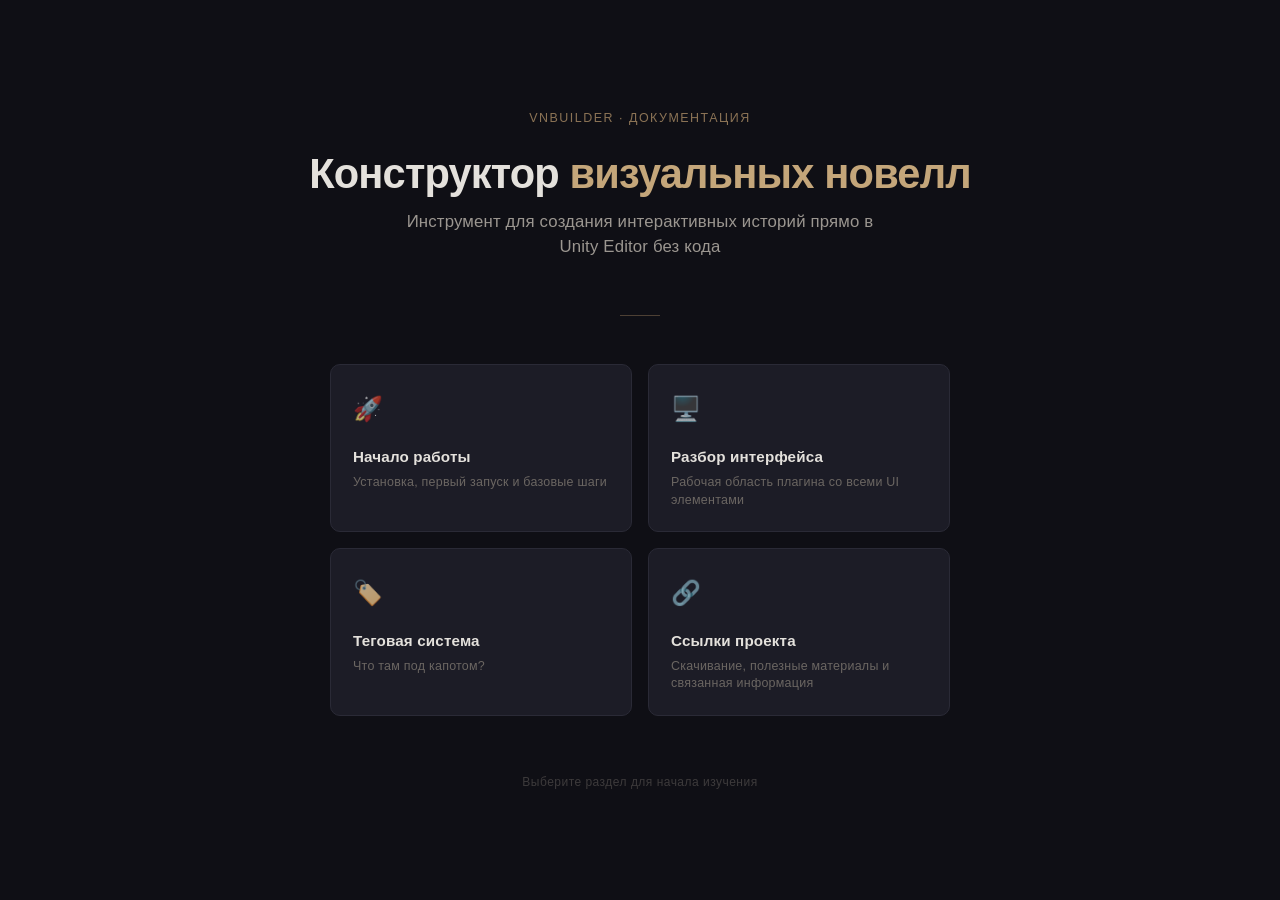
<file: index.html>
<!DOCTYPE html>
<html lang="ru">
<head>
    <meta charset="UTF-8">
    <meta name="viewport" content="width=device-width, initial-scale=1.0">
    <title>VNBuilder - Документация</title>
    <link rel="stylesheet" href="Documentation/styles.css">
</head>
<body>

    <!-- ═══════════════════════════════════════ -->
    <!-- PAGE: HOME (Оглавление)                -->
    <!-- ═══════════════════════════════════════ -->
    <div class="page active" id="page-home">
        <div class="home-container">
            <div class="home__eyebrow">VNBuilder · Документация</div>
            <h1 class="home__title">Конструктор <span>визуальных новелл</span></h1>
            <p class="home__subtitle">Инструмент для создания интерактивных историй прямо в Unity Editor без кода</p>
            <div class="home__divider"></div>
            <nav class="home__grid" aria-label="Оглавление документации">
                <a class="home__card" data-target="page-getting-started" onclick="navigateTo('page-getting-started')">
                    <span class="home__card-icon">🚀</span>
                    <span class="home__card-title">Начало работы</span>
                    <span class="home__card-desc">Установка, первый запуск и базовые шаги</span>
                </a>
                <a class="home__card" data-target="page-interface" onclick="navigateTo('page-interface')">
                    <span class="home__card-icon">🖥️</span>
                    <span class="home__card-title">Разбор интерфейса</span>
                    <span class="home__card-desc">Рабочая область плагина со всеми UI элементами</span>
                </a>
                <a class="home__card" data-target="page-tag-system" onclick="navigateTo('page-tag-system')">
                    <span class="home__card-icon">🏷️</span>
                    <span class="home__card-title">Теговая система</span>
                    <span class="home__card-desc">Что там под капотом?</span>
                </a>
                <a class="home__card" data-target="page-links" onclick="navigateTo('page-links')">
                    <span class="home__card-icon">🔗</span>
                    <span class="home__card-title">Ссылки проекта</span>
                    <span class="home__card-desc">Скачивание, полезные материалы и связанная информация</span>
                </a>
            </nav>
            <div class="home__footer">Выберите раздел для начала изучения</div>
        </div>
    </div>

    <!-- ═══════════════════════════════════════ -->
    <!-- PAGE: Начало работы                    -->
    <!-- ═══════════════════════════════════════ -->
    <div class="page" id="page-getting-started">
        <div class="topbar">
            <button class="topbar__home-link" onclick="navigateTo('page-home')" aria-label="На главную">
                <svg viewBox="0 0 24 24"><path d="M3 12l9-9 9 9"/><polyline points="5 10 5 21 10 21 10 14 14 14 14 21 19 21 19 10"/></svg>
                Главная
            </button>
            <span class="topbar__title">Начало работы</span>
        </div>
        <div class="page-layout">
            <nav class="sidebar" aria-label="Разделы документации">
                <a data-target="page-getting-started" onclick="navigateTo('page-getting-started')" class="sidebar-link active-link">
                    <span class="dot"></span> Начало работы
                </a>
                <a data-target="page-interface" onclick="navigateTo('page-interface')" class="sidebar-link">
                    <span class="dot"></span> Разбор интерфейса
                </a>
                <a data-target="page-tag-system" onclick="navigateTo('page-tag-system')" class="sidebar-link">
                    <span class="dot"></span> Теговая система
                </a>
                <a data-target="page-links" onclick="navigateTo('page-links')" class="sidebar-link">
                    <span class="dot"></span> Ссылки проекта
                </a>
            </nav>
            <div class="page-content">
                <h2>Установка плагина</h2>
                <div class="text-block">
                    <p>Первый шаг — добавить VNBuilder в ваш Unity-проект. Сделать это можно одним из двух способов, в зависимости от источника, откуда вы получили плагин.</p>
                    <p>Если вы приобрели или скачали плагин через Unity Asset Store, то для установки выполните следующие действия:</p>
                    <ol>
                        <li>В верхнем меню Unity выберите Window → Package Manager.</li>
                        <li>В открывшемся окне перейдите на вкладку My Assets (выберите в выпадающем списке в верхней части окна).</li>
                        <li>Найдите в списке VNBuilder и нажмите кнопку Import.</li>
                        <li>Дождитесь загрузки и подтвердите импорт всех необходимых файлов.</li>
                    </ol>
                    <p>Если вы получили файл плагина в формате .unitypackage с других площадок или напрямую от разработчика, установка ещё проще: достаточно просто перетащить его в окно Project.</p>
                    <p>После успешного импорта в корне вашего проекта (в папке Assets) вы увидите две основные папки:</p>
                    <ul>
                        <li>VNBuilder: Содержит все программные компоненты плагина: скрипты, базовые настройки и вспомогательные инструменты, обеспечивающие работу конструктора визуальных новелл.</li>
                        <li>Resources: Это главное хранилище всего игрового контента. Внутри вы найдёте заранее организованные подпапки, каждая из которых предназначена для определённого типа ресурсов</li>
                    </ul>
                </div>
                <div class="image-placeholder">
                    <img src="Documentation/images/resources.png">
                    <!--
                    <svg class="image-placeholder__icon" viewBox="0 0 24 24"><rect x="3" y="3" width="18" height="18" rx="3"/><circle cx="8.5" cy="8.5" r="2"/><path d="M21 15l-5-5-5 5"/></svg>
                    <span class="image-placeholder__label">Изображение</span>
                    <span class="image-placeholder__caption">Пример: окно импорта плагина в Package Manager</span>
                    -->
                </div>
                <div class="text-block">
                    <div class="callout"><strong>Важно!</strong> Для корректной работы плагина, также необходимо импортировать в проект TextMeshPro.</div>
                </div>

                <h2>Подготовка сцены</h2>
                <div class="text-block">
                    <p>Чтобы плагин корректно работал, сцена Unity должна содержать определённые элементы интерфейса и логики. 
                        Вы можете воспользоваться готовым шаблоном (Demo Scene) или собрать сцену вручную — оба варианта описаны ниже.</p>
                    <h3>Использование шаблона</h3>
                    <p>Если вы только начинаете работу над визуальной новеллой, 
                        проще всего взять за основу демо-сцену, которая поставляется вместе с плагином. 
                        Она полностью настроена, содержит все необходимые компоненты и готова к немедленному запуску. 
                        Вы можете либо редактировать её напрямую, либо создать копию (через Ctrl+D в окне Project)
                         и работать в ней, оставив оригинал как запасной шаблон.</p>
                    <p>Рекомендуем начинать именно с неё, чтобы избежать ручной настройки и возможных ошибок.</p>
                    <h3>Ручная настройка</h3>
                    <p>Если вы интегрируете VNBuilder в проект, разрабатываемый ранее, 
                        и не можете перенести контент в демо-сцену, выполните следующие 
                        шаги для создания необходимого окружения с нуля.</p>
                    <ol>
                        <li>В иерархии сцены создайте Panel, он будет выступать в роли подложки для текста. Внутрь него поместите TextMeshPro.</li>
                        <li>Аналогичным образом создайте отдельный текстовый элемент для вывода имени говорящего.</li>
                        <li>Добавьте новый Canvas (например, назовите BackgroundCanvas) и установите его порядок отрисовки (Sort Order) ниже, чем у основного Canvas.
                            Внутри этого элемента создайте 2D спрайт для отображения фона на весь экран.</li>
                        <li>Подключите скрипт Reader к основной камере на сцене и заполните все поля в инспекторе.</li>
                    </ol>
                    <p>После выполнения этих шагов сцена полностью готова к работе. Вы можете запустить игру, и воспроизведение сценария будет происходить так же, как и в демонстрационной сцене.</p>
                </div>

                <h2>Запуск игры</h2>
                <div class="text-block">
                    <p>После всех настроек можно запустить предпросмотр и насладиться результатом. 
                        Перед вами полноценная игра, для которой вы не написали ни строчки кода!</p>
                </div>
            </div>
        </div>
    </div>

    <!-- ═══════════════════════════════════════ -->
    <!-- PAGE: Разбор интерфейса                -->
    <!-- ═══════════════════════════════════════ -->
    <div class="page" id="page-interface">
        <div class="topbar">
            <button class="topbar__home-link" onclick="navigateTo('page-home')" aria-label="На главную">
                <svg viewBox="0 0 24 24"><path d="M3 12l9-9 9 9"/><polyline points="5 10 5 21 10 21 10 14 14 14 14 21 19 21 19 10"/></svg>
                Главная
            </button>
            <span class="topbar__title">Разбор интерфейса</span>
        </div>
        <div class="page-layout">
            <nav class="sidebar" aria-label="Разделы документации">
                <a data-target="page-getting-started" onclick="navigateTo('page-getting-started')" class="sidebar-link">
                    <span class="dot"></span> Начало работы
                </a>
                <a data-target="page-interface" onclick="navigateTo('page-interface')" class="sidebar-link active-link">
                    <span class="dot"></span> Разбор интерфейса
                </a>
                <a data-target="page-tag-system" onclick="navigateTo('page-tag-system')" class="sidebar-link">
                    <span class="dot"></span> Теговая система
                </a>
                <a data-target="page-links" onclick="navigateTo('page-links')" class="sidebar-link">
                    <span class="dot"></span> Ссылки проекта
                </a>
            </nav>
            <div class="page-content">
                <h2>Пользовательский интерфейс</h2>
                <div class="text-block">
                    <p>Для создания и редактирования диалоговых сценариев в VNBuilder используется специальное окно — Scenario Editor. 
                        Оно предоставляет удобный визуальный интерфейс, позволяющий построчно собирать повествование, не углубляясь в код.</p>
                    <p>Чтобы открыть редактор сценариев, выберите в верхнем меню Unity пункт Window → Scenario Editor.</p>
                    <p>Появившееся окно можно свободно перемещать и закреплять в любом удобном месте интерфейса Unity. 
                        По умолчанию редактор разрабатывался с расчётом на размещение в правой части экрана — там, 
                        где обычно располагается панель Inspector. Это позволяет видеть свойства выделенных строк 
                        сценария без лишних перемещений мыши.</p>
                    <p>Чтобы открыть редактор сценариев, выберите в верхнем меню Unity пункт Window → Scenario Editor.</p>
                    <p>Перед началом работы необходимо загрузить текстовый файл сценария. 
                        Все файлы сценариев храняться исключительно в папке Assets/Resources/Scenarios. 
                        Чтобы открыть сценарий в редакторе, просто перетащите нужный текстовый 
                        файл из этой папки в область окна Scenario Editor. После этого содержимое 
                        файла автоматически отобразится в виде пронумерованных строк — 
                        каждая строка представляет собой отдельный шаг сценария.</p>
                </div>
                <div class="image-placeholder">
                    <img src="Documentation/images/editor.png">
                </div>
                <div class="text-block">
                    <p>Каждая строка сценария может содержать не только текст диалога, 
                        но и специальные команды (события): смена говорящего, 
                        появление персонажа, воспроизведение звука и многое другое. 
                        Чтобы изменить конкретную строку, просто кликните по ней — она выделится, 
                        и станут доступны кнопки редактирования.</p>
                    <p>Кнопки расположены в верхней части редактора и окрашены в разные цвета для быстрого визуального поиска. 
                        Вот их полный перечень:</p>
                    <ol>
                        <li>Добавить имя говорящего (зелёная кнопка "name"): 
                            Вставляет блок с полем для ввода имени персонажа. 
                            Строка, идущая следом за этим блоком, будет отображаться как реплика указанного персонажа.
                            <img src="Documentation/images/name-tag.png"></li>
                        <li>Скрыть имя (голубая кнопка "narrator"): 
                            Добавляет команду, убирающую панель с именем говорящего. 
                            Используется для перехода в «режим рассказчика», 
                            когда текст подаётся без привязки к конкретному персонажу.
                            <img src="Documentation/images/narrator-tag.png"></li>
                        <li>Персонаж (розовая кнопка "character"): 
                            Отвечает за появление, изменение или скрытие персонажа на сцене. 
                            В появившемся блоке можно задать, какого именно персонажа показать, 
                            указать его анимацию и позицию.
                            <img src="Documentation/images/char-tag.png"></li>
                        <li>Фон (оранжевая кнопка "bg"):
                            Позволяет сменить фоновое изображение сцены. 
                            В блок нужно перетащить фон из папки BGs и выбрать переход.
                            <img src="Documentation/images/bg-tag.png"></li>
                        <li>Музыка (фиолетовая кнопка "music"):
                            Запускает проигрывание фоновой музыки. 
                            В настройках блока выбирается аудиоклип, который будет звучать циклично.
                            <img src="Documentation/images/music-tag.png"></li>
                        <li>Звук (жёлтая кнопка "sound"):
                            Проигрывает однократный звуковой эффект (например, стук, звонок, шаги). 
                            Аналогично, требует указания аудиоклипа.
                            <img src="Documentation/images/sound-tag.png"></li>
                        <li>Вариант ответа (красная кнопка "variant"):
                            Добавляет интерактивный выбор для игрока. 
                            В строке сценария появляется блок, в котором можно задать какой сценарий считает игра 
                            при нажатии на этот вариант, и сам текст варианта.
                            <img src="Documentation/images/variant-tag.png"></li>
                        <li>Добавить строку (белая кнопка "line"): 
                            Создаёт новую пустую строку сценария сразу после выделенной. 
                            В неё затем можно добавить текст и любые из перечисленных выше событий, 
                            нажав соответствующую кнопку повторно.
                            <img src="Documentation/images/line-tag.png"></li>
                    </ol>
                    <p>Любой добавленный блок (имя, персонаж, музыка и т.п.) 
                        содержит внутри себя поля для детальной настройки. Например:</p>
                    <p>Блок имени имеет текстовое поле, куда достаточно вписать имя персонажа.</p>
                    <p>Блок персонажа содержит не только текстовые поля, но и слот для префаба: 
                        чтобы назначить персонажа, перетащите готовый префаб из папки Assets/Resources/Characters прямо в это поле. 
                        Здесь же можно настроить координаты X и Y для точного позиционирования на экране, 
                        а также выбрать анимацию из соответствующей папки в Resources.</p>
                    <p>Аналогичным образом заполняются поля для фона, музыки и звука — везде, 
                        где требуется выбрать ресурс, вы можете просто перетащить соответствующий файл 
                        из папки Resources в предназначенную для этого область внутри редактора. 
                        Такой подход исключает путаницу и делает процесс сборки сценария интуитивно понятным.</p>
                </div>
            </div>
        </div>
    </div>

    <!-- ═══════════════════════════════════════ -->
    <!-- PAGE: Теговая система                  -->
    <!-- ═══════════════════════════════════════ -->
    <div class="page" id="page-tag-system">
        <div class="topbar">
            <button class="topbar__home-link" onclick="navigateTo('page-home')" aria-label="На главную">
                <svg viewBox="0 0 24 24"><path d="M3 12l9-9 9 9"/><polyline points="5 10 5 21 10 21 10 14 14 14 14 21 19 21 19 10"/></svg>
                Главная
            </button>
            <span class="topbar__title">Теговая система</span>
        </div>
        <div class="page-layout">
            <nav class="sidebar" aria-label="Разделы документации">
                <a data-target="page-getting-started" onclick="navigateTo('page-getting-started')" class="sidebar-link">
                    <span class="dot"></span> Начало работы
                </a>
                <a data-target="page-interface" onclick="navigateTo('page-interface')" class="sidebar-link">
                    <span class="dot"></span> Разбор интерфейса
                </a>
                <a data-target="page-tag-system" onclick="navigateTo('page-tag-system')" class="sidebar-link active-link">
                    <span class="dot"></span> Теговая система
                </a>
                <a data-target="page-links" onclick="navigateTo('page-links')" class="sidebar-link">
                    <span class="dot"></span> Ссылки проекта
                </a>
            </nav>
            <div class="page-content">
                <h2>Теги</h2>
                <div class="text-block">
                    <p>Скоро будет</p>
                </div>

                <div class="code-placeholder">
                    <span>// Тут будет пример тегового выражения</span><br>
                    &lt;<span>name="Гриша"</span>&gt; <br>
                </div>
            </div>
        </div>
    </div>

    <!-- ═══════════════════════════════════════ -->
    <!-- PAGE: Ссылки проекта                   -->
    <!-- ═══════════════════════════════════════ -->
    <div class="page" id="page-links">
        <div class="topbar">
            <button class="topbar__home-link" onclick="navigateTo('page-home')" aria-label="На главную">
                <svg viewBox="0 0 24 24"><path d="M3 12l9-9 9 9"/><polyline points="5 10 5 21 10 21 10 14 14 14 14 21 19 21 19 10"/></svg>
                Главная
            </button>
            <span class="topbar__title">Ссылки проекта</span>
        </div>
        <div class="page-layout">
            <nav class="sidebar" aria-label="Разделы документации">
                <a data-target="page-getting-started" onclick="navigateTo('page-getting-started')" class="sidebar-link">
                    <span class="dot"></span> Начало работы
                </a>
                <a data-target="page-interface" onclick="navigateTo('page-interface')" class="sidebar-link">
                    <span class="dot"></span> Разбор интерфейса
                </a>
                <a data-target="page-tag-system" onclick="navigateTo('page-tag-system')" class="sidebar-link">
                    <span class="dot"></span> Теговая система
                </a>
                <a data-target="page-links" onclick="navigateTo('page-links')" class="sidebar-link active-link">
                    <span class="dot"></span> Ссылки проекта
                </a>
            </nav>
            <div class="page-content">
                <h2>Ресурсы и ссылки</h2>
                <div class="text-block">
                    <p>Все важные ссылки, связанные с проектом: репозиторий, документация, сообщество, магазин Asset Store, социальные сети.</p>
                </div>

                <div class="links-grid">
                    <a class="link-card" href="#" target="_blank" rel="noopener">
                        <span class="link-card__icon">📦</span>
                        <span class="link-card__info">
                            <span class="link-card__title">Asset Store</span>
                            <span class="link-card__url">assetstore.unity.com/...</span>
                        </span>
                    </a>
                    <a class="link-card" href="#" target="_blank" rel="noopener">
                        <span class="link-card__icon">🐙</span>
                        <span class="link-card__info">
                            <span class="link-card__title">GitHub</span>
                            <span class="link-card__url">github.com/username/...</span>
                        </span>
                    </a>
                    <a class="link-card" href="#" target="_blank" rel="noopener">
                        <span class="link-card__icon">📖</span>
                        <span class="link-card__info">
                            <span class="link-card__title">Документация</span>
                            <span class="link-card__url">docs.novel-plugin.dev</span>
                        </span>
                    </a>
                    <a class="link-card" href="#" target="_blank" rel="noopener">
                        <span class="link-card__icon">💬</span>
                        <span class="link-card__info">
                            <span class="link-card__title">Discord</span>
                            <span class="link-card__url">discord.gg/...</span>
                        </span>
                    </a>
                    <a class="link-card" href="#" target="_blank" rel="noopener">
                        <span class="link-card__icon">🎬</span>
                        <span class="link-card__info">
                            <span class="link-card__title">YouTube</span>
                            <span class="link-card__url">youtube.com/@...</span>
                        </span>
                    </a>
                    <a class="link-card" href="#" target="_blank" rel="noopener">
                        <span class="link-card__icon">🧢</span>
                        <span class="link-card__info">
                            <span class="link-card__title">VK</span>
                            <span class="link-card__url">vk.com/...</span>
                        </span>
                    </a>
                </div>
            </div>
        </div>
    </div>

    <!-- Подключение внешнего JavaScript -->
    <script src="Documentation/script.js"></script>
</body>
</html>
</file>
<file: Documentation/styles.css>
:root {
    --bg: #0f0f15;
    --bg-surface: #181820;
    --bg-card: #1c1c26;
    --bg-elevated: #22222e;
    --text: #e4e1dc;
    --text-secondary: #9b9690;
    --text-muted: #6b6662;
    --accent: #c4a67a;
    --accent-soft: #c4a67a22;
    --accent-hover: #d9bd94;
    --accent-dim: #8b7355;
    --border: #2a2a36;
    --border-subtle: #22222c;
    --radius-sm: 6px;
    --radius: 10px;
    --radius-lg: 16px;
    --shadow: 0 4px 24px rgba(0, 0, 0, 0.4);
    --shadow-lg: 0 12px 48px rgba(0, 0, 0, 0.55);
    --font: -apple-system, BlinkMacSystemFont, 'Segoe UI', Roboto, 'Helvetica Neue', Arial, sans-serif;
    --font-mono: 'SF Mono', 'Fira Code', 'Fira Mono', 'Roboto Mono', 'Consolas', monospace;
    --transition: 0.25s cubic-bezier(0.4, 0, 0.2, 1);
    --transition-slow: 0.4s cubic-bezier(0.4, 0, 0.2, 1);
    --content-text-width: 680px;
    --content-image-width: 820px;
    --topbar-height: 52px;
    --sidebar-width: 240px;
}

* {
    margin: 0;
    padding: 0;
    box-sizing: border-box;
}

html {
    scroll-behavior: smooth;
    font-size: 16px;
    -webkit-font-smoothing: antialiased;
    -moz-osx-font-smoothing: grayscale;
}

body {
    font-family: var(--font);
    background-color: var(--bg);
    color: var(--text);
    line-height: 1.7;
    min-height: 100vh;
    letter-spacing: 0.01em;
    overflow-x: hidden;
}

::-webkit-scrollbar {
    width: 6px;
}
::-webkit-scrollbar-track {
    background: transparent;
}
::-webkit-scrollbar-thumb {
    background: var(--border);
    border-radius: 3px;
}
::-webkit-scrollbar-thumb:hover {
    background: #3a3a48;
}

/* ── Страницы ──────────────────────── */
.page {
    display: none;
    min-height: 100vh;
    animation: fadeSlideIn 0.45s cubic-bezier(0.22, 0.61, 0.36, 1) forwards;
}
.page.active {
    display: block;
}

@keyframes fadeSlideIn {
    from { opacity: 0; transform: translateY(12px); }
    to   { opacity: 1; transform: translateY(0); }
}

/* ── Topbar (только для дочерних страниц) ── */
.topbar {
    position: sticky;
    top: 0;
    z-index: 50;
    display: flex;
    align-items: center;
    gap: 16px;
    height: var(--topbar-height);
    padding: 0 28px;
    background: var(--bg-surface);
    border-bottom: 1px solid var(--border-subtle);
    backdrop-filter: blur(12px);
    -webkit-backdrop-filter: blur(12px);
}
.topbar__home-link {
    display: flex;
    align-items: center;
    gap: 7px;
    font-size: 0.82rem;
    color: var(--text-muted);
    text-decoration: none;
    transition: color var(--transition);
    cursor: pointer;
    user-select: none;
    background: none;
    border: none;
    font-family: var(--font);
    letter-spacing: 0.02em;
    padding: 0;
}
.topbar__home-link:hover {
    color: var(--accent);
}
.topbar__home-link svg {
    width: 15px;
    height: 15px;
    stroke: currentColor;
    fill: none;
    stroke-width: 1.8;
}
.topbar__title {
    font-size: 0.85rem;
    font-weight: 500;
    color: var(--text-secondary);
    letter-spacing: 0.03em;
    user-select: none;
}

/* ── Основная сетка дочерней страницы ───── */
.page-layout {
    display: flex;
    min-height: calc(100vh - var(--topbar-height));
}

/* ── Сайдбар (всегда видимый) ──────────── */
.sidebar {
    width: var(--sidebar-width);
    background: var(--bg-surface);
    border-right: 1px solid var(--border-subtle);
    padding: 24px 0;
    position: sticky;
    top: var(--topbar-height);
    height: calc(100vh - var(--topbar-height));
    overflow-y: auto;
    flex-shrink: 0;
}
.sidebar-link {
    display: flex;
    align-items: center;
    gap: 10px;
    padding: 10px 20px;
    font-size: 0.84rem;
    color: var(--text);
    text-decoration: none;
    transition: all 0.18s ease;
    cursor: pointer;
    letter-spacing: 0.02em;
    white-space: nowrap;
}
.sidebar-link:hover {
    background: var(--accent-soft);
    color: var(--accent-hover);
}
.sidebar-link.active-link {
    color: var(--accent);
    font-weight: 500;
    pointer-events: none;
    background: var(--accent-soft);
}
.sidebar-link .dot {
    width: 5px;
    height: 5px;
    border-radius: 50%;
    background: currentColor;
    flex-shrink: 0;
    opacity: 0.5;
    transition: opacity 0.2s;
}
.sidebar-link:hover .dot {
    opacity: 1;
}
.sidebar-link.active-link .dot {
    opacity: 1;
    background: var(--accent);
}

/* ── Контент дочерней страницы ──────────── */
.page-content {
    flex: 1;
    padding: 48px 32px 80px;
    max-width: 900px;
    /* Контент естественно ограничен шириной текстовых элементов */
}

/* ── Главная страница ──────────────────── */
.home-container {
    display: flex;
    flex-direction: column;
    align-items: center;
    justify-content: center;
    min-height: 100vh;
    padding: 60px 32px;
    text-align: center;
}
.home__eyebrow {
    font-size: 0.78rem;
    text-transform: uppercase;
    letter-spacing: 0.12em;
    color: var(--accent-dim);
    margin-bottom: 20px;
    font-weight: 500;
}
.home__title {
    font-size: 2.6rem;
    font-weight: 600;
    letter-spacing: -0.02em;
    color: var(--text);
    margin-bottom: 10px;
    line-height: 1.2;
}
.home__title span {
    color: var(--accent);
}
.home__subtitle {
    font-size: 1.05rem;
    color: var(--text-secondary);
    margin-bottom: 56px;
    font-weight: 400;
    max-width: 500px;
    line-height: 1.5;
}
.home__divider {
    width: 40px;
    height: 1px;
    background: var(--accent-dim);
    margin: 0 auto 48px;
    opacity: 0.5;
}
.home__grid {
    display: grid;
    grid-template-columns: 1fr 1fr;
    gap: 16px;
    max-width: 620px;
    width: 100%;
}
@media (max-width: 600px) {
    .home__grid {
        grid-template-columns: 1fr;
        max-width: 340px;
    }
    .home__title {
        font-size: 1.8rem;
    }
}
.home__card {
    display: flex;
    flex-direction: column;
    align-items: flex-start;
    text-align: left;
    padding: 24px 22px 22px;
    background: var(--bg-card);
    border: 1px solid var(--border);
    border-radius: var(--radius);
    cursor: pointer;
    transition: all var(--transition);
    text-decoration: none;
    color: inherit;
    position: relative;
    overflow: hidden;
    user-select: none;
}
.home__card::before {
    content: '';
    position: absolute;
    top: 0; left: 0; right: 0;
    height: 1px;
    background: linear-gradient(90deg, transparent, var(--accent-dim), transparent);
    opacity: 0;
    transition: opacity var(--transition);
}
.home__card:hover {
    border-color: var(--accent-dim);
    background: var(--bg-elevated);
    transform: translateY(-2px);
    box-shadow: var(--shadow);
}
.home__card:hover::before {
    opacity: 0.8;
}
.home__card-icon {
    font-size: 1.5rem;
    margin-bottom: 14px;
    opacity: 0.7;
    transition: opacity var(--transition);
    letter-spacing: 0;
}
.home__card:hover .home__card-icon {
    opacity: 1;
}
.home__card-title {
    font-size: 0.95rem;
    font-weight: 600;
    letter-spacing: 0.01em;
    margin-bottom: 4px;
    color: var(--text);
    transition: color var(--transition);
}
.home__card:hover .home__card-title {
    color: var(--accent-hover);
}
.home__card-desc {
    font-size: 0.78rem;
    color: var(--text-muted);
    line-height: 1.4;
    letter-spacing: 0.02em;
}
.home__footer {
    margin-top: 56px;
    font-size: 0.75rem;
    color: var(--text-muted);
    letter-spacing: 0.04em;
    opacity: 0.5;
}

/* ── Типографика внутри контента ───────── */
.page-content h2 {
    font-size: 1.55rem;
    font-weight: 600;
    letter-spacing: -0.01em;
    color: var(--text);
    margin: 48px 0 16px;
    padding-bottom: 12px;
    border-bottom: 1px solid var(--border-subtle);
    text-align: left;
    max-width: var(--content-text-width);
}
.page-content h2:first-child {
    margin-top: 8px;
}
.page-content h3 {
    font-size: 1.15rem;
    font-weight: 600;
    color: var(--text);
    margin: 32px 0 10px;
    text-align: left;
    max-width: var(--content-text-width);
    letter-spacing: 0.01em;
}
.page-content p {
    font-size: 0.92rem;
    color: var(--text-secondary);
    line-height: 1.75;
    margin-bottom: 16px;
    text-align: left;
    max-width: var(--content-text-width);
    letter-spacing: 0.015em;
}
.text-block {
    max-width: var(--content-text-width);
    text-align: left;
    margin-bottom: 20px;
}
.text-block p {
    margin-bottom: 12px;
}
li {
    font-size: 0.92rem;
    line-height: 1.75;
    margin-bottom: 6px;
    margin-left: 16px;
    text-align: left;
    max-width: var(--content-text-width);
    letter-spacing: 0.015em;
}
/* ── Изображения ──────────────────────── */
.image-placeholder {
    display: flex;
    flex-direction: column;
    align-items: center;
    justify-content: center;
    max-width: var(--content-image-width);
    width: 100%;
    margin: 32px auto;
    padding: 48px 24px;
    background: var(--bg-card);
    border: 1px dashed var(--border);
    border-radius: var(--radius-lg);
    transition: all var(--transition);
    cursor: default;
    user-select: none;
    position: relative;
}
.image-placeholder:hover {
    border-color: var(--accent-dim);
    background: #1e1e2a;
}
.image-placeholder__icon {
    width: 48px; height: 48px;
    margin-bottom: 12px;
    opacity: 0.35;
    transition: opacity var(--transition);
    stroke: var(--text-muted);
    fill: none;
    stroke-width: 1.2;
}
.image-placeholder:hover .image-placeholder__icon {
    opacity: 0.6;
}
.image-placeholder__label {
    font-size: 0.75rem;
    color: var(--text-muted);
    letter-spacing: 0.05em;
    text-transform: uppercase;
    transition: color var(--transition);
}
.image-placeholder:hover .image-placeholder__label {
    color: var(--accent-dim);
}
.image-placeholder__caption {
    font-size: 0.78rem;
    color: var(--text-muted);
    margin-top: 8px;
    font-style: italic;
    letter-spacing: 0.02em;
    opacity: 0.6;
    text-align: center;
    max-width: 400px;
}

/* ── Код ──────────────────────────────── */
.code-placeholder {
    max-width: var(--content-text-width);
    margin: 20px 0 28px;
    padding: 18px 20px;
    background: #14141d;
    border: 1px solid var(--border);
    border-radius: var(--radius-sm);
    font-family: var(--font-mono);
    font-size: 0.8rem;
    color: var(--text-muted);
    letter-spacing: 0.03em;
    line-height: 1.6;
    text-align: left;
    overflow-x: auto;
    user-select: none;
}
.code-placeholder span {
    color: var(--accent-dim);
}

/* ── Врезка (callout) ─────────────────── */
.callout {
    max-width: var(--content-text-width);
    margin: 24px 0;
    padding: 16px 20px;
    background: var(--accent-soft);
    border-left: 2px solid var(--accent-dim);
    border-radius: 0 var(--radius-sm) var(--radius-sm) 0;
    font-size: 0.85rem;
    color: var(--text-secondary);
    letter-spacing: 0.02em;
    text-align: left;
}
.callout strong {
    color: var(--accent);
    font-weight: 600;
}

/* ── Сетка ссылок ─────────────────────── */
.links-grid {
    display: grid;
    grid-template-columns: 1fr 1fr;
    gap: 14px;
    max-width: var(--content-text-width);
    margin: 24px 0;
}
@media (max-width: 600px) {
    .links-grid {
        grid-template-columns: 1fr;
    }
}
.link-card {
    display: flex;
    align-items: center;
    gap: 12px;
    padding: 16px 18px;
    background: var(--bg-card);
    border: 1px solid var(--border);
    border-radius: var(--radius);
    text-decoration: none;
    color: var(--text);
    transition: all var(--transition);
    cursor: pointer;
    letter-spacing: 0.02em;
    font-size: 0.88rem;
}
.link-card:hover {
    border-color: var(--accent-dim);
    background: var(--bg-elevated);
    transform: translateY(-1px);
    box-shadow: var(--shadow);
}
.link-card__icon {
    width: 32px; height: 32px;
    border-radius: 50%;
    background: var(--bg-elevated);
    display: flex;
    align-items: center;
    justify-content: center;
    flex-shrink: 0;
    font-size: 0.85rem;
    color: var(--accent-dim);
    transition: color var(--transition);
}
.link-card:hover .link-card__icon {
    color: var(--accent);
}
.link-card__info {
    display: flex;
    flex-direction: column;
    gap: 2px;
}
.link-card__title {
    font-weight: 500;
    font-size: 0.84rem;
    color: var(--text);
}
.link-card__url {
    font-size: 0.7rem;
    color: var(--text-muted);
    font-family: var(--font-mono);
    letter-spacing: 0.02em;
}

/* ── Адаптив: сайдбар становится горизонтальным ── */
@media (max-width: 768px) {
    .page-layout {
        flex-direction: column;
    }
    .sidebar {
        width: 100%;
        height: auto;
        position: static;
        display: flex;
        flex-wrap: wrap;
        gap: 8px;
        padding: 12px 16px;
        border-right: none;
        border-bottom: 1px solid var(--border-subtle);
        overflow-y: visible;
    }
    .sidebar-link {
        padding: 8px 12px;
        font-size: 0.8rem;
        white-space: nowrap;
    }
    .page-content {
        padding: 24px 16px 48px;
    }
}
</file>
